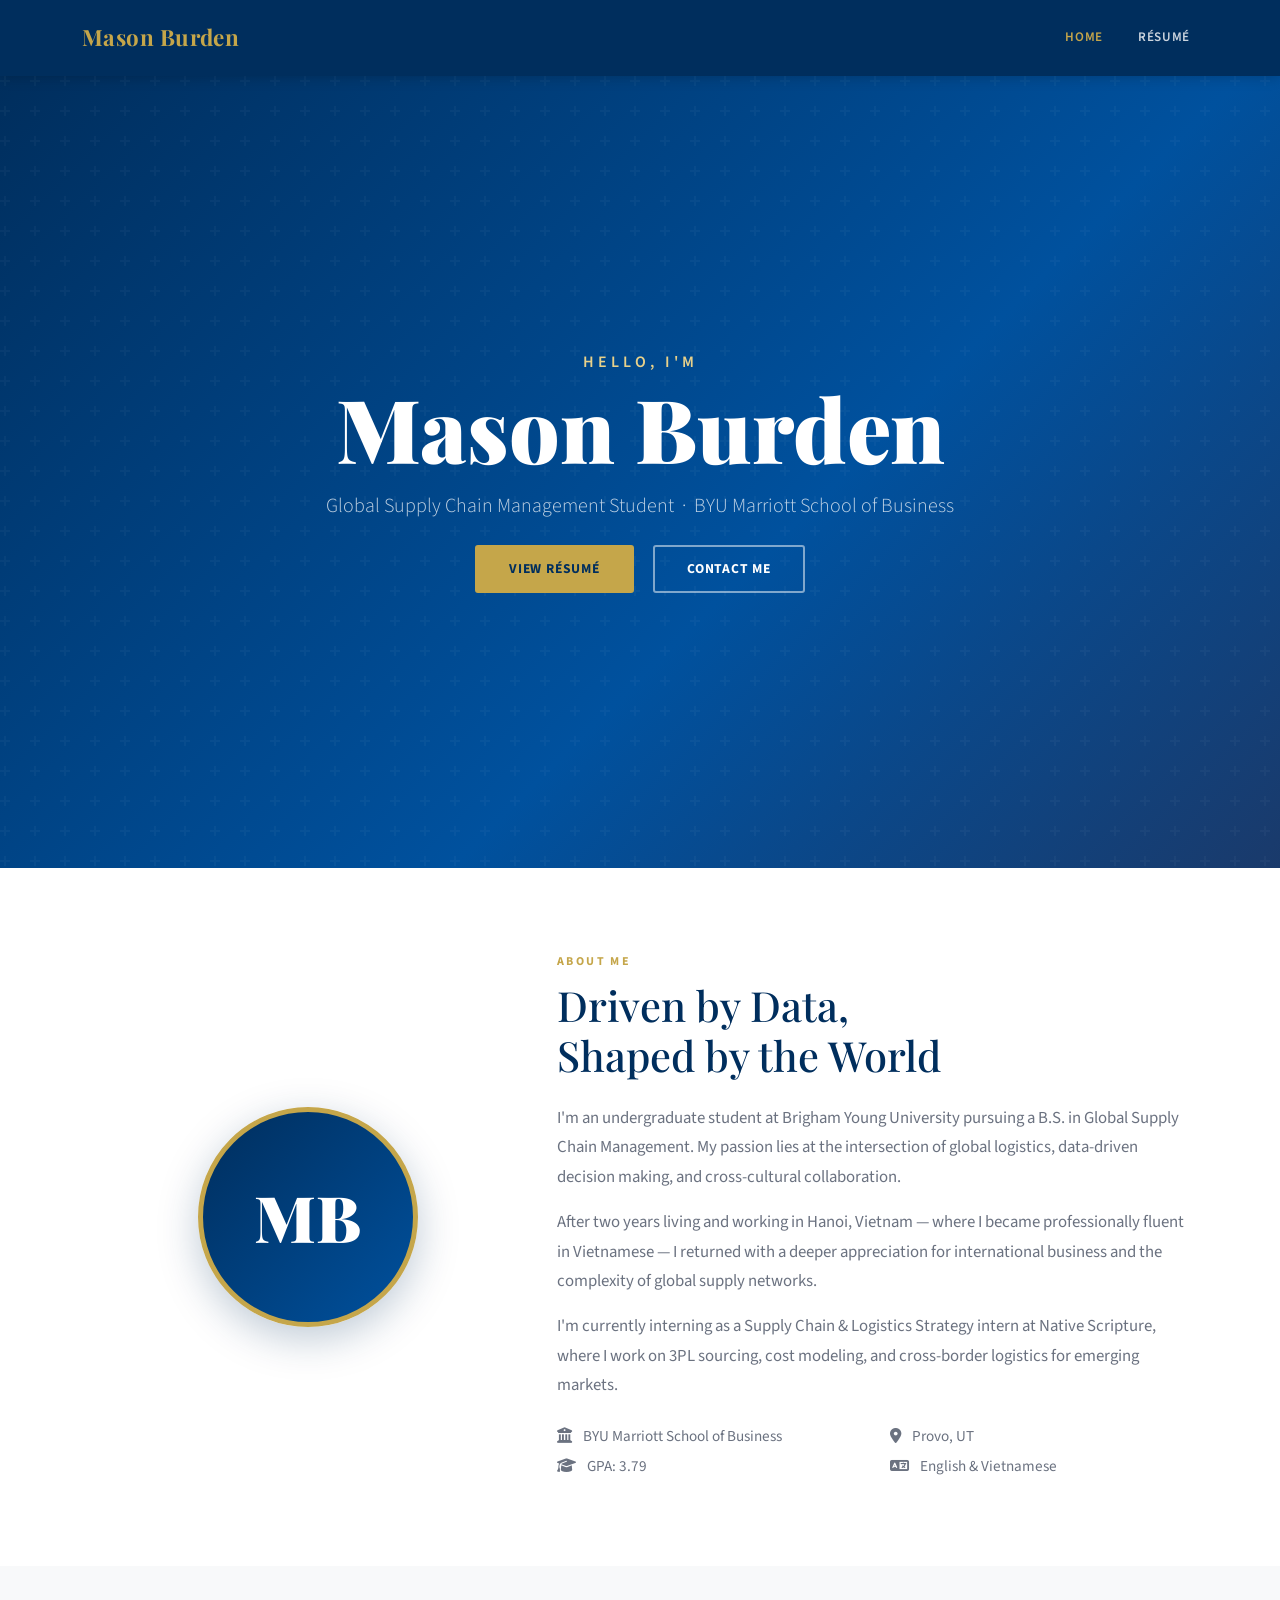
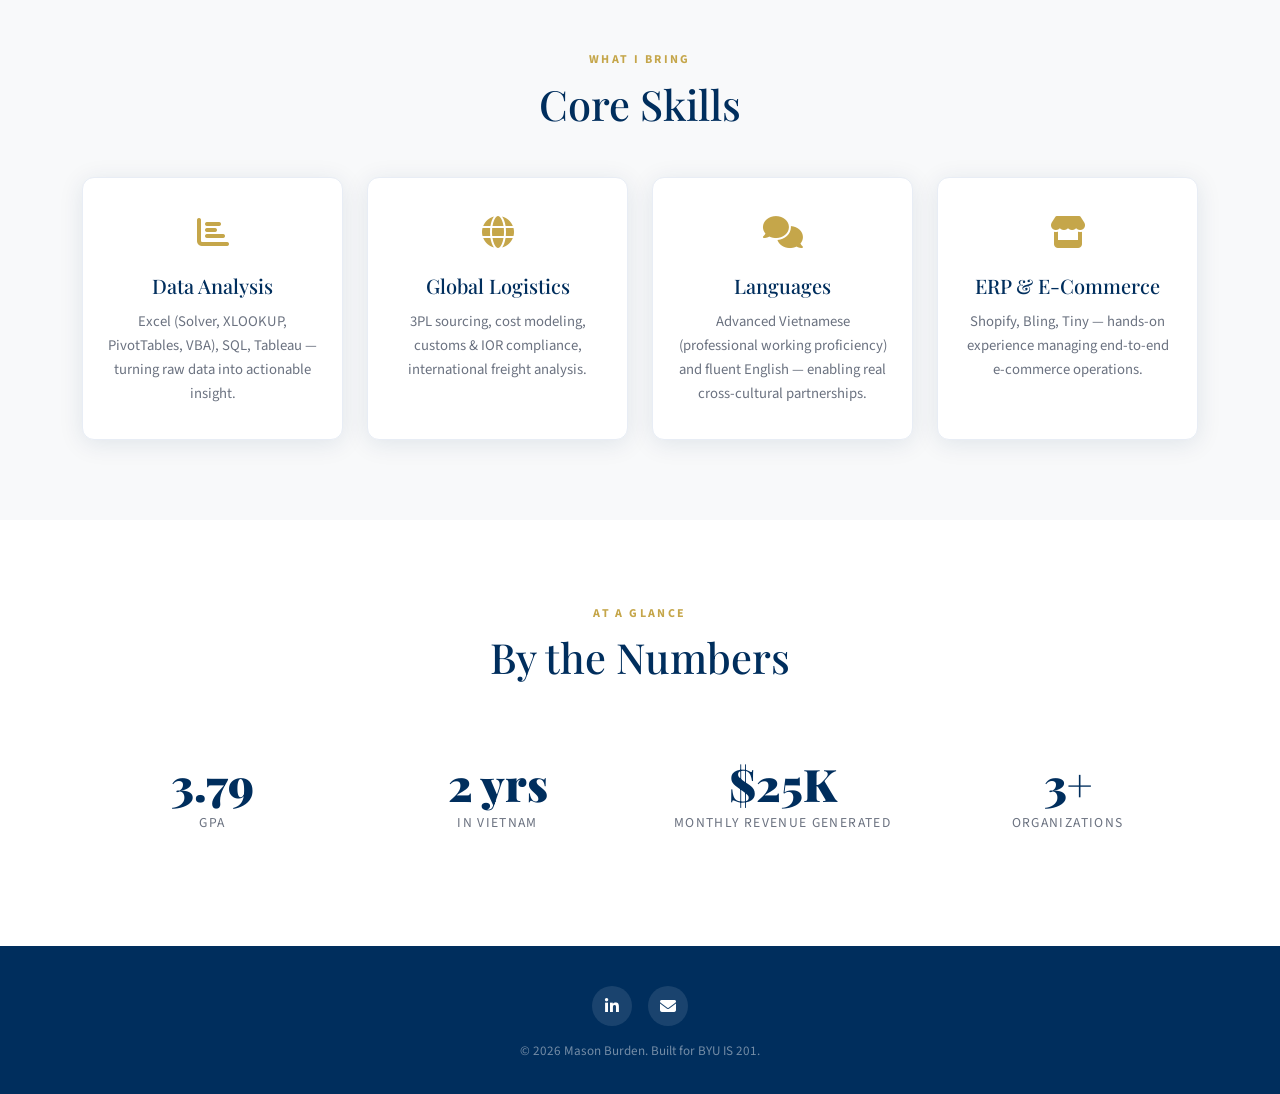
<file: index.html>
<!DOCTYPE html>
<html lang="en">
<head>
  <meta charset="UTF-8" />
  <meta name="viewport" content="width=device-width, initial-scale=1.0"/>
  <title>Mason Burden | Supply Chain Professional</title>
  <link rel="stylesheet" href="https://cdn.jsdelivr.net/npm/bootstrap@5.3.2/dist/css/bootstrap.min.css"/>
  <link rel="stylesheet" href="https://cdnjs.cloudflare.com/ajax/libs/font-awesome/6.5.0/css/all.min.css"/>
  <link href="https://fonts.googleapis.com/css2?family=Playfair+Display:wght@700;900&family=Source+Sans+3:wght@300;400;600&display=swap" rel="stylesheet"/>
  <link rel="stylesheet" href="custom.css"/>
</head>
<body>

  <!-- Navbar -->
  <nav class="navbar navbar-expand-lg navbar-dark sticky-top" id="mainNav">
    <div class="container">
      <a class="navbar-brand fw-bold" href="index.html">Mason Burden</a>
      <button class="navbar-toggler" type="button" data-bs-toggle="collapse" data-bs-target="#navbarNav">
        <span class="navbar-toggler-icon"></span>
      </button>
      <div class="collapse navbar-collapse" id="navbarNav">
        <ul class="navbar-nav ms-auto">
          <li class="nav-item"><a class="nav-link active" href="index.html">Home</a></li>
          <li class="nav-item"><a class="nav-link" href="resume.html">Résumé</a></li>
        </ul>
      </div>
    </div>
  </nav>

  <!-- Hero -->
  <header class="hero-section d-flex align-items-center">
    <div class="container text-center text-white">
      <p class="hero-eyebrow">Hello, I'm</p>
      <h1 class="hero-name">Mason Burden</h1>
      <p class="hero-subtitle">Global Supply Chain Management Student &nbsp;·&nbsp; BYU Marriott School of Business</p>
      <div class="mt-4" style="position:relative; z-index:10;">
        <a href="resume.html" class="btn btn-hero me-3" style="display:inline-block; cursor:pointer;">View Résumé</a>
        <a href="mailto:maseburd@gmail.com" class="btn btn-hero-outline" style="display:inline-block; cursor:pointer;">Contact Me</a>
      </div>
    </div>
  </header>

  <!-- About -->
  <section class="section-pad bg-white">
    <div class="container">
      <div class="row align-items-center gy-5">
        <div class="col-lg-5 text-center">
          <div class="about-avatar mx-auto">
            <span class="avatar-initials">MB</span>
          </div>
        </div>
        <div class="col-lg-7">
          <span class="section-label">About Me</span>
          <h2 class="section-heading">Driven by Data,<br>Shaped by the World</h2>
          <p class="section-body">I'm an undergraduate student at Brigham Young University pursuing a B.S. in Global Supply Chain Management. My passion lies at the intersection of global logistics, data-driven decision making, and cross-cultural collaboration.</p>
          <p class="section-body">After two years living and working in Hanoi, Vietnam — where I became professionally fluent in Vietnamese — I returned with a deeper appreciation for international business and the complexity of global supply networks.</p>
          <p class="section-body">I'm currently interning as a Supply Chain & Logistics Strategy intern at Native Scripture, where I work on 3PL sourcing, cost modeling, and cross-border logistics for emerging markets.</p>
          <div class="row mt-4">
            <div class="col-sm-6">
              <div class="info-item"><i class="fas fa-university me-2"></i> BYU Marriott School of Business</div>
              <div class="info-item"><i class="fas fa-graduation-cap me-2"></i> GPA: 3.79</div>
            </div>
            <div class="col-sm-6">
              <div class="info-item"><i class="fas fa-map-marker-alt me-2"></i> Provo, UT</div>
              <div class="info-item"><i class="fas fa-language me-2"></i> English & Vietnamese</div>
            </div>
          </div>
        </div>
      </div>
    </div>
  </section>

  <!-- Skills -->
  <section class="section-pad bg-light">
    <div class="container">
      <div class="text-center mb-5">
        <span class="section-label">What I Bring</span>
        <h2 class="section-heading">Core Skills</h2>
      </div>
      <div class="row g-4">
        <div class="col-md-6 col-lg-3">
          <div class="skill-card text-center h-100">
            <div class="skill-icon"><i class="fas fa-chart-bar"></i></div>
            <h5>Data Analysis</h5>
            <p>Excel (Solver, XLOOKUP, PivotTables, VBA), SQL, Tableau — turning raw data into actionable insight.</p>
          </div>
        </div>
        <div class="col-md-6 col-lg-3">
          <div class="skill-card text-center h-100">
            <div class="skill-icon"><i class="fas fa-globe"></i></div>
            <h5>Global Logistics</h5>
            <p>3PL sourcing, cost modeling, customs & IOR compliance, international freight analysis.</p>
          </div>
        </div>
        <div class="col-md-6 col-lg-3">
          <div class="skill-card text-center h-100">
            <div class="skill-icon"><i class="fas fa-comments"></i></div>
            <h5>Languages</h5>
            <p>Advanced Vietnamese (professional working proficiency) and fluent English — enabling real cross-cultural partnerships.</p>
          </div>
        </div>
        <div class="col-md-6 col-lg-3">
          <div class="skill-card text-center h-100">
            <div class="skill-icon"><i class="fas fa-store"></i></div>
            <h5>ERP & E-Commerce</h5>
            <p>Shopify, Bling, Tiny — hands-on experience managing end-to-end e-commerce operations.</p>
          </div>
        </div>
      </div>
    </div>
  </section>

  <!-- Highlights -->
  <section class="section-pad bg-white">
    <div class="container">
      <div class="text-center mb-5">
        <span class="section-label">At a Glance</span>
        <h2 class="section-heading">By the Numbers</h2>
      </div>
      <div class="row g-4 text-center">
        <div class="col-6 col-md-3">
          <div class="stat-block">
            <div class="stat-number">3.79</div>
            <div class="stat-label">GPA</div>
          </div>
        </div>
        <div class="col-6 col-md-3">
          <div class="stat-block">
            <div class="stat-number">2 yrs</div>
            <div class="stat-label">in Vietnam</div>
          </div>
        </div>
        <div class="col-6 col-md-3">
          <div class="stat-block">
            <div class="stat-number">$25K</div>
            <div class="stat-label">Monthly Revenue Generated</div>
          </div>
        </div>
        <div class="col-6 col-md-3">
          <div class="stat-block">
            <div class="stat-number">3+</div>
            <div class="stat-label">Organizations</div>
          </div>
        </div>
      </div>
    </div>
  </section>

  <!-- Footer -->
  <footer class="site-footer text-center text-white">
    <div class="container">
      <div class="mb-3">
        <a href="https://linkedin.com/in/masonburden" target="_blank" class="footer-icon" aria-label="LinkedIn"><i class="fab fa-linkedin-in"></i></a>
        <a href="mailto:maseburd@gmail.com" class="footer-icon" aria-label="Email"><i class="fas fa-envelope"></i></a>
      </div>
      <p class="mb-0 footer-copy">&copy; 2026 Mason Burden. Built for BYU IS 201.</p>
    </div>
  </footer>

  <script src="https://cdn.jsdelivr.net/npm/bootstrap@5.3.2/dist/js/bootstrap.bundle.min.js"></script>
</body>
</html>
</file>
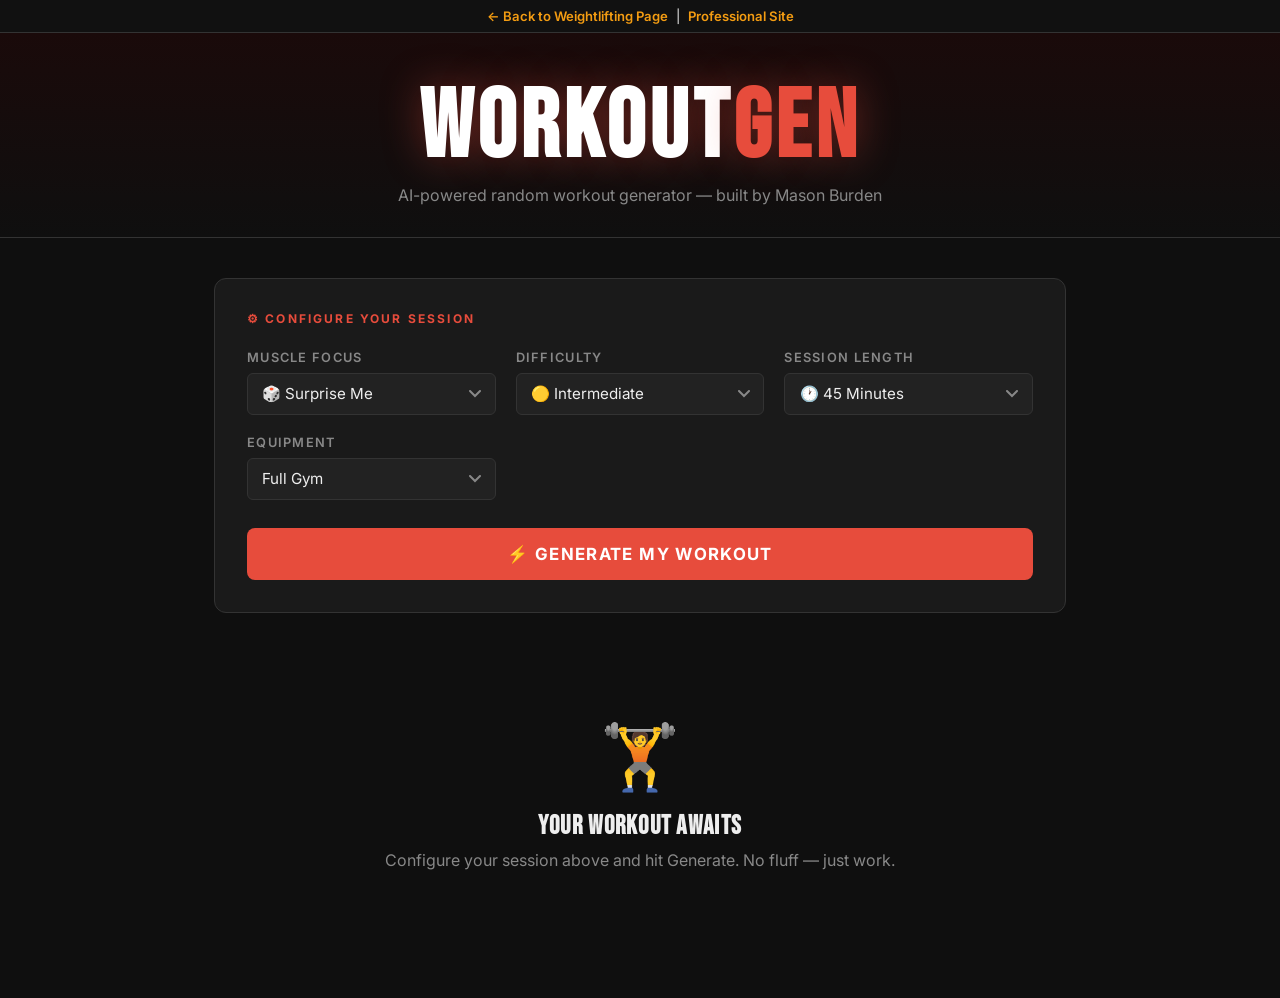
<file: app.html>
<!DOCTYPE html>
<html lang="en">
<head>
  <meta charset="UTF-8"/>
  <meta name="viewport" content="width=device-width, initial-scale=1.0"/>
  <title>Workout Generator | Mason Burden</title>
  <link href="https://fonts.googleapis.com/css2?family=Bebas+Neue&family=Inter:wght@400;600;700&display=swap" rel="stylesheet"/>
  <style>
    /* ===== RESET & BASE ===== */
    *, *::before, *::after { box-sizing: border-box; margin: 0; padding: 0; }

    :root {
      --bg:       #0f0f0f;
      --surface:  #1a1a1a;
      --card:     #222222;
      --border:   #333;
      --rust:     #e74c3c;
      --amber:    #f39c12;
      --green:    #2ecc71;
      --white:    #ffffff;
      --muted:    #888;
      --text:     #eeeeee;
    }

    body {
      background: var(--bg);
      color: var(--text);
      font-family: 'Inter', sans-serif;
      min-height: 100vh;
    }

    /* ===== BACK BAR ===== */
    .back-bar {
      background: #111;
      padding: 0.5rem 1.5rem;
      font-size: 0.82rem;
      text-align: center;
      border-bottom: 1px solid var(--border);
    }
    .back-bar a {
      color: var(--amber);
      text-decoration: none;
      font-weight: 600;
    }
    .back-bar a:hover { text-decoration: underline; }

    /* ===== HEADER ===== */
    header {
      text-align: center;
      padding: 3rem 1.5rem 2rem;
      border-bottom: 1px solid var(--border);
      background: linear-gradient(180deg, #1a0a0a 0%, var(--bg) 100%);
    }

    header h1 {
      font-family: 'Bebas Neue', sans-serif;
      font-size: clamp(3rem, 10vw, 6rem);
      color: var(--white);
      letter-spacing: 0.05em;
      line-height: 1;
      text-shadow: 0 0 40px rgba(231,76,60,0.4);
    }

    header h1 span { color: var(--rust); }

    header p {
      color: var(--muted);
      font-size: 1rem;
      margin-top: 0.5rem;
    }

    /* ===== MAIN LAYOUT ===== */
    main {
      max-width: 900px;
      margin: 0 auto;
      padding: 2.5rem 1.5rem 4rem;
    }

    /* ===== CONTROL PANEL ===== */
    .controls {
      background: var(--surface);
      border: 1px solid var(--border);
      border-radius: 12px;
      padding: 2rem;
      margin-bottom: 2.5rem;
    }

    .controls h2 {
      font-size: 0.75rem;
      font-weight: 700;
      letter-spacing: 0.18em;
      text-transform: uppercase;
      color: var(--rust);
      margin-bottom: 1.5rem;
    }

    .control-grid {
      display: grid;
      grid-template-columns: repeat(auto-fit, minmax(200px, 1fr));
      gap: 1.25rem;
      margin-bottom: 1.75rem;
    }

    .control-group label {
      display: block;
      font-size: 0.8rem;
      font-weight: 600;
      color: var(--muted);
      letter-spacing: 0.1em;
      text-transform: uppercase;
      margin-bottom: 0.5rem;
    }

    .control-group select {
      width: 100%;
      background: var(--card);
      color: var(--text);
      border: 1px solid var(--border);
      border-radius: 6px;
      padding: 0.65rem 0.9rem;
      font-size: 0.95rem;
      font-family: 'Inter', sans-serif;
      cursor: pointer;
      appearance: none;
      background-image: url("data:image/svg+xml,%3Csvg xmlns='http://www.w3.org/2000/svg' width='12' height='8' viewBox='0 0 12 8'%3E%3Cpath d='M1 1l5 5 5-5' stroke='%23888' stroke-width='2' fill='none' stroke-linecap='round'/%3E%3C/svg%3E");
      background-repeat: no-repeat;
      background-position: right 0.85rem center;
    }

    .control-group select:focus {
      outline: none;
      border-color: var(--rust);
    }

    .generate-btn {
      display: block;
      width: 100%;
      background: var(--rust);
      color: var(--white);
      border: none;
      border-radius: 8px;
      padding: 1rem;
      font-size: 1.05rem;
      font-weight: 700;
      font-family: 'Inter', sans-serif;
      letter-spacing: 0.08em;
      text-transform: uppercase;
      cursor: pointer;
      transition: background 0.2s, transform 0.15s, box-shadow 0.2s;
    }

    .generate-btn:hover {
      background: #c0392b;
      transform: translateY(-2px);
      box-shadow: 0 6px 24px rgba(231,76,60,0.4);
    }

    .generate-btn:active { transform: translateY(0); }

    /* ===== WORKOUT OUTPUT ===== */
    #workout-output { display: none; }

    .workout-header {
      display: flex;
      align-items: center;
      justify-content: space-between;
      flex-wrap: wrap;
      gap: 1rem;
      margin-bottom: 1.5rem;
    }

    .workout-title {
      font-family: 'Bebas Neue', sans-serif;
      font-size: 2rem;
      color: var(--white);
      letter-spacing: 0.05em;
    }

    .workout-meta {
      display: flex;
      gap: 0.75rem;
      flex-wrap: wrap;
    }

    .meta-badge {
      background: var(--card);
      border: 1px solid var(--border);
      border-radius: 20px;
      padding: 0.3rem 0.9rem;
      font-size: 0.78rem;
      font-weight: 600;
      letter-spacing: 0.06em;
      text-transform: uppercase;
    }

    .meta-badge.focus { border-color: var(--rust); color: var(--rust); }
    .meta-badge.duration { border-color: var(--amber); color: var(--amber); }
    .meta-badge.difficulty { border-color: var(--green); color: var(--green); }

    /* ===== WARMUP & COOLDOWN ===== */
    .phase-block {
      background: var(--surface);
      border: 1px solid var(--border);
      border-radius: 10px;
      padding: 1.25rem 1.5rem;
      margin-bottom: 1.5rem;
    }

    .phase-label {
      font-size: 0.72rem;
      font-weight: 700;
      letter-spacing: 0.18em;
      text-transform: uppercase;
      color: var(--amber);
      margin-bottom: 0.75rem;
    }

    .phase-list {
      list-style: none;
      display: flex;
      flex-wrap: wrap;
      gap: 0.5rem;
    }

    .phase-list li {
      background: var(--card);
      border-radius: 6px;
      padding: 0.35rem 0.85rem;
      font-size: 0.88rem;
      color: var(--text);
    }

    /* ===== EXERCISE CARDS ===== */
    .exercises-label {
      font-size: 0.72rem;
      font-weight: 700;
      letter-spacing: 0.18em;
      text-transform: uppercase;
      color: var(--rust);
      margin-bottom: 1rem;
    }

    .exercise-grid {
      display: grid;
      grid-template-columns: repeat(auto-fill, minmax(260px, 1fr));
      gap: 1rem;
      margin-bottom: 1.5rem;
    }

    .exercise-card {
      background: var(--card);
      border: 1px solid var(--border);
      border-radius: 10px;
      padding: 1.25rem;
      transition: border-color 0.2s, transform 0.2s;
      position: relative;
      overflow: hidden;
    }

    .exercise-card::before {
      content: '';
      position: absolute;
      top: 0; left: 0; right: 0;
      height: 3px;
      background: var(--rust);
    }

    .exercise-card:hover {
      border-color: var(--rust);
      transform: translateY(-3px);
    }

    .exercise-number {
      font-size: 0.7rem;
      font-weight: 700;
      color: var(--muted);
      letter-spacing: 0.12em;
      text-transform: uppercase;
      margin-bottom: 0.4rem;
    }

    .exercise-name {
      font-size: 1.05rem;
      font-weight: 700;
      color: var(--white);
      margin-bottom: 0.75rem;
    }

    .exercise-detail {
      display: flex;
      gap: 0.75rem;
      flex-wrap: wrap;
    }

    .detail-pill {
      background: var(--surface);
      border-radius: 6px;
      padding: 0.3rem 0.7rem;
      font-size: 0.8rem;
      font-weight: 600;
    }

    .detail-pill.sets { color: var(--amber); }
    .detail-pill.reps { color: var(--green); }
    .detail-pill.rest { color: #74b9ff; }

    .exercise-tip {
      font-size: 0.8rem;
      color: var(--muted);
      margin-top: 0.75rem;
      line-height: 1.5;
      font-style: italic;
    }

    /* ===== TOTAL VOLUME ===== */
    .volume-bar {
      background: var(--surface);
      border: 1px solid var(--border);
      border-radius: 10px;
      padding: 1.25rem 1.5rem;
      display: flex;
      align-items: center;
      justify-content: space-between;
      flex-wrap: wrap;
      gap: 1rem;
    }

    .volume-stat {
      text-align: center;
    }

    .volume-number {
      font-family: 'Bebas Neue', sans-serif;
      font-size: 2.2rem;
      color: var(--white);
      line-height: 1;
    }

    .volume-label {
      font-size: 0.72rem;
      color: var(--muted);
      text-transform: uppercase;
      letter-spacing: 0.1em;
      margin-top: 0.2rem;
    }

    /* ===== SAVE / SHARE BTNS ===== */
    .action-row {
      display: flex;
      gap: 1rem;
      margin-top: 1.5rem;
      flex-wrap: wrap;
    }

    .action-btn {
      flex: 1;
      min-width: 140px;
      padding: 0.75rem 1rem;
      border-radius: 8px;
      font-size: 0.88rem;
      font-weight: 700;
      letter-spacing: 0.06em;
      text-transform: uppercase;
      cursor: pointer;
      border: none;
      font-family: 'Inter', sans-serif;
      transition: opacity 0.2s, transform 0.15s;
    }

    .action-btn:hover { opacity: 0.88; transform: translateY(-2px); }

    .btn-copy { background: var(--amber); color: var(--bg); }
    .btn-new  { background: var(--surface); color: var(--text); border: 1px solid var(--border); }

    /* ===== LOADING ===== */
    .loading {
      text-align: center;
      padding: 2rem;
      color: var(--muted);
      display: none;
    }

    .loading-spinner {
      width: 36px; height: 36px;
      border: 3px solid var(--border);
      border-top-color: var(--rust);
      border-radius: 50%;
      animation: spin 0.8s linear infinite;
      margin: 0 auto 1rem;
    }

    @keyframes spin { to { transform: rotate(360deg); } }

    /* ===== EMPTY STATE ===== */
    .empty-state {
      text-align: center;
      padding: 4rem 1.5rem;
      color: var(--muted);
    }

    .empty-state .big-icon {
      font-size: 4rem;
      margin-bottom: 1rem;
    }

    .empty-state h3 {
      font-family: 'Bebas Neue', sans-serif;
      font-size: 1.6rem;
      color: var(--text);
      letter-spacing: 0.05em;
      margin-bottom: 0.5rem;
    }
  </style>
</head>
<body>

  <div class="back-bar">
    <a href="scratch.html">← Back to Weightlifting Page</a>
    &nbsp;|&nbsp;
    <a href="index.html">Professional Site</a>
  </div>

  <header>
    <h1>WORKOUT<span>GEN</span></h1>
    <p>AI-powered random workout generator — built by Mason Burden</p>
  </header>

  <main>

    <!-- Controls -->
    <div class="controls">
      <h2>⚙ Configure Your Session</h2>
      <div class="control-grid">
        <div class="control-group">
          <label>Muscle Focus</label>
          <select id="focus">
            <option value="random">🎲 Surprise Me</option>
            <option value="chest">Chest</option>
            <option value="back">Back</option>
            <option value="legs">Legs</option>
            <option value="shoulders">Shoulders</option>
            <option value="arms">Arms (Bis & Tris)</option>
            <option value="full body">Full Body</option>
            <option value="push">Push (Chest / Shoulders / Tris)</option>
            <option value="pull">Pull (Back / Biceps)</option>
            <option value="core">Core & Abs</option>
          </select>
        </div>
        <div class="control-group">
          <label>Difficulty</label>
          <select id="difficulty">
            <option value="beginner">🟢 Beginner</option>
            <option value="intermediate" selected>🟡 Intermediate</option>
            <option value="advanced">🔴 Advanced</option>
          </select>
        </div>
        <div class="control-group">
          <label>Session Length</label>
          <select id="duration">
            <option value="30">⚡ 30 Minutes</option>
            <option value="45" selected>🕐 45 Minutes</option>
            <option value="60">💪 60 Minutes</option>
            <option value="75">🏋️ 75 Minutes</option>
          </select>
        </div>
        <div class="control-group">
          <label>Equipment</label>
          <select id="equipment">
            <option value="full gym" selected>Full Gym</option>
            <option value="dumbbells only">Dumbbells Only</option>
            <option value="barbell only">Barbell Only</option>
            <option value="bodyweight">Bodyweight</option>
            <option value="cables and machines">Cables & Machines</option>
          </select>
        </div>
      </div>
      <button class="generate-btn" onclick="generateWorkout()">⚡ Generate My Workout</button>
    </div>

    <!-- Loading -->
    <div class="loading" id="loading">
      <div class="loading-spinner"></div>
      <p>Building your workout...</p>
    </div>

    <!-- Empty State -->
    <div class="empty-state" id="empty-state">
      <div class="big-icon">🏋️</div>
      <h3>Your Workout Awaits</h3>
      <p>Configure your session above and hit Generate. No fluff — just work.</p>
    </div>

    <!-- Output -->
    <div id="workout-output">
      <div class="workout-header">
        <div class="workout-title" id="workout-title">Upper Body Blitz</div>
        <div class="workout-meta">
          <span class="meta-badge focus" id="badge-focus">Chest</span>
          <span class="meta-badge duration" id="badge-duration">45 min</span>
          <span class="meta-badge difficulty" id="badge-difficulty">Intermediate</span>
        </div>
      </div>

      <!-- Warmup -->
      <div class="phase-block">
        <div class="phase-label">🔥 Warm-Up (5 min)</div>
        <ul class="phase-list" id="warmup-list"></ul>
      </div>

      <!-- Exercises -->
      <div class="exercises-label">💪 Main Workout</div>
      <div class="exercise-grid" id="exercise-grid"></div>

      <!-- Cooldown -->
      <div class="phase-block">
        <div class="phase-label">❄️ Cool-Down (5 min)</div>
        <ul class="phase-list" id="cooldown-list"></ul>
      </div>

      <!-- Volume Stats -->
      <div class="volume-bar">
        <div class="volume-stat">
          <div class="volume-number" id="stat-exercises">—</div>
          <div class="volume-label">Exercises</div>
        </div>
        <div class="volume-stat">
          <div class="volume-number" id="stat-sets">—</div>
          <div class="volume-label">Total Sets</div>
        </div>
        <div class="volume-stat">
          <div class="volume-number" id="stat-reps">—</div>
          <div class="volume-label">Approx Reps</div>
        </div>
        <div class="volume-stat">
          <div class="volume-number" id="stat-time">—</div>
          <div class="volume-label">Est. Time</div>
        </div>
      </div>

      <!-- Actions -->
      <div class="action-row">
        <button class="action-btn btn-copy" onclick="copyWorkout()">📋 Copy Workout</button>
        <button class="action-btn btn-new" onclick="generateWorkout()">🔄 Generate New</button>
      </div>
    </div>

  </main>

  <script>
    // ===== EXERCISE DATABASE =====
    const DB = {
      chest: [
        { name: "Barbell Bench Press",    sets: [3,4],   reps: "5–8",   rest: "3 min",  eq: ["full gym","barbell only"], tip: "Keep shoulder blades retracted and feet flat on floor." },
        { name: "Incline Dumbbell Press", sets: [3,4],   reps: "8–12",  rest: "90 sec", eq: ["full gym","dumbbells only"], tip: "Slight incline (30°) maximizes upper pec activation." },
        { name: "Cable Flyes",            sets: [3],     reps: "12–15", rest: "60 sec", eq: ["full gym","cables and machines"], tip: "Focus on the stretch at the bottom and squeeze at the top." },
        { name: "Dips",                   sets: [3,4],   reps: "8–12",  rest: "90 sec", eq: ["full gym","bodyweight"], tip: "Lean slightly forward to emphasize chest over triceps." },
        { name: "Push-Ups",              sets: [3],     reps: "15–20", rest: "60 sec", eq: ["full gym","bodyweight","dumbbells only"], tip: "Maintain a rigid plank — no sagging hips." },
        { name: "Dumbbell Flyes",        sets: [3],     reps: "12–15", rest: "60 sec", eq: ["full gym","dumbbells only"], tip: "Slight bend in elbow throughout — never go flat." },
        { name: "Machine Chest Press",   sets: [3,4],   reps: "10–12", rest: "90 sec", eq: ["full gym","cables and machines"], tip: "Adjust seat so handles align with mid-chest." },
        { name: "Close-Grip Bench",      sets: [3],     reps: "8–10",  rest: "90 sec", eq: ["full gym","barbell only"], tip: "Elbows tucked — this taxes both chest and triceps." },
      ],
      back: [
        { name: "Barbell Deadlift",         sets: [3,4], reps: "3–5",   rest: "3 min",  eq: ["full gym","barbell only"], tip: "Brace your core hard before pulling. Bar stays over mid-foot." },
        { name: "Pull-Ups",                 sets: [3,4], reps: "6–10",  rest: "2 min",  eq: ["full gym","bodyweight"], tip: "Full dead hang at the bottom, chin above bar at top." },
        { name: "Bent-Over Barbell Row",    sets: [3,4], reps: "6–10",  rest: "2 min",  eq: ["full gym","barbell only"], tip: "Hinge at the hip, not the waist. Pull to lower chest." },
        { name: "Seated Cable Row",         sets: [3],   reps: "10–12", rest: "90 sec", eq: ["full gym","cables and machines"], tip: "Drive elbows back, squeeze shoulder blades together at end." },
        { name: "Lat Pulldown",             sets: [3],   reps: "10–12", rest: "90 sec", eq: ["full gym","cables and machines"], tip: "Lean back slightly and pull to upper chest, not behind neck." },
        { name: "Single-Arm Dumbbell Row",  sets: [3],   reps: "10–12", rest: "60 sec", eq: ["full gym","dumbbells only"], tip: "Support yourself on a bench. Elbow close to body." },
        { name: "Face Pulls",               sets: [3],   reps: "15–20", rest: "60 sec", eq: ["full gym","cables and machines"], tip: "Pull toward your face, hands finishing at ear level." },
        { name: "Inverted Rows",            sets: [3],   reps: "12–15", rest: "60 sec", eq: ["full gym","bodyweight"], tip: "Keep body straight as a board. Pull chest to bar." },
      ],
      legs: [
        { name: "Barbell Back Squat",    sets: [4,5], reps: "4–6",   rest: "3 min",  eq: ["full gym","barbell only"], tip: "Knees out, chest up, break parallel." },
        { name: "Romanian Deadlift",     sets: [3],   reps: "8–10",  rest: "2 min",  eq: ["full gym","barbell only","dumbbells only"], tip: "Push hips back, feel the hamstring stretch. Don't round the back." },
        { name: "Leg Press",             sets: [3,4], reps: "10–15", rest: "90 sec", eq: ["full gym","cables and machines"], tip: "Never lock knees fully. Feet shoulder-width apart." },
        { name: "Bulgarian Split Squat", sets: [3],   reps: "10–12", rest: "90 sec", eq: ["full gym","dumbbells only","bodyweight"], tip: "Most of the weight on front foot. Keep torso upright." },
        { name: "Leg Curl",             sets: [3],   reps: "12–15", rest: "60 sec", eq: ["full gym","cables and machines"], tip: "Curl through full range of motion. Don't cheat with hips." },
        { name: "Calf Raises",          sets: [4],   reps: "15–20", rest: "60 sec", eq: ["full gym","bodyweight","dumbbells only"], tip: "Full stretch at bottom, full contraction at top. Slow and controlled." },
        { name: "Walking Lunges",       sets: [3],   reps: "12–14", rest: "90 sec", eq: ["full gym","dumbbells only","bodyweight"], tip: "Step far enough that your knee doesn't track past your toes." },
        { name: "Goblet Squat",         sets: [3],   reps: "12–15", rest: "60 sec", eq: ["full gym","dumbbells only"], tip: "Hold dumbbell to chest. Great for quad activation and depth." },
      ],
      shoulders: [
        { name: "Overhead Press (Barbell)", sets: [3,4], reps: "5–8",   rest: "2 min",  eq: ["full gym","barbell only"], tip: "Press the bar in a slight arc forward. Don't flare elbows." },
        { name: "Dumbbell Lateral Raises",  sets: [4],   reps: "12–15", rest: "60 sec", eq: ["full gym","dumbbells only"], tip: "Slight forward tilt, lead with the pinky side of the dumbbell." },
        { name: "Arnold Press",             sets: [3],   reps: "10–12", rest: "90 sec", eq: ["full gym","dumbbells only"], tip: "Start with palms facing you, rotate out as you press up." },
        { name: "Face Pulls",               sets: [3],   reps: "15–20", rest: "60 sec", eq: ["full gym","cables and machines"], tip: "Great for rear delts and rotator cuff health." },
        { name: "Seated DB Shoulder Press", sets: [3],   reps: "8–12",  rest: "90 sec", eq: ["full gym","dumbbells only"], tip: "Don't lean back. Core tight throughout the press." },
        { name: "Upright Rows",             sets: [3],   reps: "10–12", rest: "60 sec", eq: ["full gym","barbell only","dumbbells only"], tip: "Pull to upper chest, elbows high and wide." },
        { name: "Reverse Pec Deck",         sets: [3],   reps: "12–15", rest: "60 sec", eq: ["full gym","cables and machines"], tip: "Rear delt isolation. Don't use momentum." },
        { name: "Pike Push-Ups",            sets: [3],   reps: "10–15", rest: "60 sec", eq: ["full gym","bodyweight"], tip: "Hands closer together, hips high. Think handstand push-up lite." },
      ],
      arms: [
        { name: "Barbell Curl",           sets: [3,4], reps: "8–10",  rest: "90 sec", eq: ["full gym","barbell only"], tip: "Don't swing — strict form. Supinate at the top." },
        { name: "Skull Crushers",         sets: [3],   reps: "8–12",  rest: "90 sec", eq: ["full gym","barbell only","dumbbells only"], tip: "Lower bar to forehead. Elbows stay tucked." },
        { name: "Incline Dumbbell Curl",  sets: [3],   reps: "10–12", rest: "60 sec", eq: ["full gym","dumbbells only"], tip: "The stretch at the bottom maximizes bicep activation." },
        { name: "Tricep Pushdown",        sets: [3,4], reps: "12–15", rest: "60 sec", eq: ["full gym","cables and machines"], tip: "Elbows pinned to sides. Full extension at bottom." },
        { name: "Hammer Curl",            sets: [3],   reps: "10–12", rest: "60 sec", eq: ["full gym","dumbbells only"], tip: "Neutral grip targets the brachialis and brachioradialis." },
        { name: "Overhead Tricep Extension", sets: [3], reps: "10–12", rest: "60 sec", eq: ["full gym","dumbbells only","cables and machines"], tip: "Elbows forward, full stretch at top." },
        { name: "Cable Curl",             sets: [3],   reps: "12–15", rest: "60 sec", eq: ["full gym","cables and machines"], tip: "Constant tension throughout the movement." },
        { name: "Diamond Push-Ups",       sets: [3],   reps: "12–15", rest: "60 sec", eq: ["full gym","bodyweight"], tip: "Hands close together. Elbows graze your sides." },
      ],
      core: [
        { name: "Plank",                  sets: [3],   reps: "45–60s", rest: "60 sec", eq: ["full gym","bodyweight","dumbbells only","barbell only","cables and machines"], tip: "Squeeze glutes and abs. Don't let hips sag." },
        { name: "Hanging Leg Raises",     sets: [3],   reps: "10–15", rest: "60 sec", eq: ["full gym","bodyweight"], tip: "Control the descent. No swinging." },
        { name: "Cable Crunch",           sets: [3],   reps: "15–20", rest: "60 sec", eq: ["full gym","cables and machines"], tip: "Round the spine — crunch down, don't pull with the arms." },
        { name: "Ab Wheel Rollout",       sets: [3],   reps: "8–12",  rest: "90 sec", eq: ["full gym"], tip: "One of the hardest core exercises. Go as far as you can with control." },
        { name: "Russian Twists",         sets: [3],   reps: "20 total", rest: "60 sec", eq: ["full gym","bodyweight","dumbbells only"], tip: "Lean back 45°. Touch plate to floor on each side." },
        { name: "Dead Bug",               sets: [3],   reps: "10–12", rest: "60 sec", eq: ["full gym","bodyweight"], tip: "Back flat to floor. Extend opposite arm and leg slowly." },
        { name: "Pallof Press",           sets: [3],   reps: "12–15", rest: "60 sec", eq: ["full gym","cables and machines"], tip: "Anti-rotation exercise. Resist the cable pulling you sideways." },
        { name: "Bicycle Crunches",       sets: [3],   reps: "20–30", rest: "45 sec", eq: ["full gym","bodyweight","dumbbells only","barbell only","cables and machines"], tip: "Slow and controlled — don't rush. Elbow to opposite knee." },
      ],
    };

    // Full body = random mix
    DB["full body"] = [...DB.chest.slice(0,2), ...DB.back.slice(0,2), ...DB.legs.slice(0,2), ...DB.shoulders.slice(0,1), ...DB.core.slice(0,1)];
    DB["push"] = [...DB.chest.slice(0,4), ...DB.shoulders.slice(0,3), ...DB.arms.filter(e => e.name.includes("Tri") || e.name.includes("Skull") || e.name.includes("Diamond") || e.name.includes("Pushdown"))];
    DB["pull"] = [...DB.back.slice(0,5), ...DB.arms.filter(e => e.name.includes("Curl") || e.name.includes("Hammer"))];

    const WARMUPS = {
      legs:      ["5 min treadmill jog", "Leg swings x10/side", "Hip circles x10", "Bodyweight squats x15", "Glute bridges x15"],
      chest:     ["Arm circles x20", "Band pull-aparts x15", "Light DB flyes x15", "Push-ups x15", "Shoulder rotations x10"],
      back:      ["Cat-cow x10", "Band pull-aparts x20", "Light lat pulldown x15", "Arm circles x20", "Hip hinge practice x10"],
      shoulders: ["Arm circles x20", "Band pull-aparts x20", "Light lateral raises x15", "Neck rolls x10", "Shoulder CARS x5/side"],
      arms:      ["Wrist circles x10", "Light curls x20", "Tricep stretch 30s/side", "Band pull-aparts x15", "Shoulder rotations"],
      core:      ["Dead bug x10", "Cat-cow x10", "Hip circles x10", "Bird-dog x10/side", "Light plank 30s"],
      default:   ["5 min light cardio", "Dynamic stretching x2 min", "Arm circles x20", "Bodyweight squats x15", "Hip hinges x10"],
    };

    const COOLDOWNS = [
      "Quad stretch 30s/side", "Hamstring stretch 30s/side", "Chest stretch on doorframe 30s",
      "Child's pose 60s", "Lat stretch 30s/side", "Hip flexor stretch 30s/side",
      "Shoulder cross-body stretch 30s/side", "Pigeon pose 45s/side", "Foam roll major muscles 3 min",
      "Deep breathing 1 min", "Neck rolls x10 each direction", "Cat-cow 10 reps",
    ];

    const WORKOUT_NAMES = {
      chest:       ["Chest Day Classified", "Pec Annihilation", "Upper Body Offense", "The Bench Gauntlet"],
      back:        ["Back Attack", "The Pull Session", "Wide Back Protocol", "Deadlift & Destroy"],
      legs:        ["Leg Day (No Mercy)", "The Lower Body Blitz", "Quad Killer", "Squat Till You Drop"],
      shoulders:   ["Boulder Shoulder Protocol", "Deltoid Domination", "The Press Session", "Cannonball Builder"],
      arms:        ["Arm Day Special", "Guns Out Protocol", "Bi & Tri Burnout", "The Gun Show"],
      "full body":  ["Total Body Assault", "Full Body Circuit", "The Everything Workout", "Jack of All Lifts"],
      push:        ["Push Day Program", "Press Heavy or Go Home", "The Push Protocol", "Upper Body Push"],
      pull:        ["Pull Day Protocol", "Back & Bis Blueprint", "The Pull Session", "Rows & Curls"],
      core:        ["Core Strength Circuit", "Ab Annihilation", "The Midsection Workout", "Core Conditioning"],
      default:     ["Custom Session", "Today's Workout", "Your Training Block"],
    };

    function shuffle(arr) {
      return [...arr].sort(() => Math.random() - 0.5);
    }

    function pick(arr, n) {
      return shuffle(arr).slice(0, n);
    }

    function generateWorkout() {
      let focus = document.getElementById('focus').value;
      const difficulty = document.getElementById('difficulty').value;
      const duration = parseInt(document.getElementById('duration').value);
      const equipment = document.getElementById('equipment').value;

      // Hide empty state
      document.getElementById('empty-state').style.display = 'none';
      document.getElementById('workout-output').style.display = 'none';
      document.getElementById('loading').style.display = 'block';

      setTimeout(() => {
        document.getElementById('loading').style.display = 'none';

        // Resolve random focus
        const focuses = ["chest","back","legs","shoulders","arms","full body","push","pull","core"];
        if (focus === 'random') focus = focuses[Math.floor(Math.random() * focuses.length)];

        // Get exercise pool filtered by equipment
        let pool = (DB[focus] || DB.chest).filter(ex => ex.eq.includes(equipment) || equipment === "full gym");
        if (pool.length < 3) pool = DB[focus] || DB.chest; // fallback

        // Number of exercises based on duration
        const exerciseCount = duration <= 30 ? 4 : duration <= 45 ? 5 : duration <= 60 ? 6 : 7;

        // Set/rep modifiers by difficulty
        const setBonus = difficulty === 'beginner' ? -1 : difficulty === 'advanced' ? 1 : 0;

        const chosen = pick(pool, exerciseCount).map(ex => {
          const baseSets = ex.sets[Math.floor(Math.random() * ex.sets.length)];
          return { ...ex, finalSets: Math.max(2, baseSets + setBonus) };
        });

        // Warmup
        const warmupKey = Object.keys(WARMUPS).find(k => focus.includes(k)) || 'default';
        const warmup = pick(WARMUPS[warmupKey] || WARMUPS.default, 4);

        // Cooldown
        const cooldown = pick(COOLDOWNS, 4);

        // Workout name
        const nameArr = WORKOUT_NAMES[focus] || WORKOUT_NAMES.default;
        const workoutName = nameArr[Math.floor(Math.random() * nameArr.length)];

        // Render
        document.getElementById('workout-title').textContent = workoutName;
        document.getElementById('badge-focus').textContent = focus.charAt(0).toUpperCase() + focus.slice(1);
        document.getElementById('badge-duration').textContent = duration + ' min';
        document.getElementById('badge-difficulty').textContent = difficulty.charAt(0).toUpperCase() + difficulty.slice(1);

        // Warmup
        const warmupList = document.getElementById('warmup-list');
        warmupList.innerHTML = warmup.map(w => `<li>${w}</li>`).join('');

        // Exercises
        const grid = document.getElementById('exercise-grid');
        grid.innerHTML = chosen.map((ex, i) => `
          <div class="exercise-card">
            <div class="exercise-number">Exercise ${i + 1}</div>
            <div class="exercise-name">${ex.name}</div>
            <div class="exercise-detail">
              <span class="detail-pill sets">📦 ${ex.finalSets} sets</span>
              <span class="detail-pill reps">🔁 ${ex.reps} reps</span>
              <span class="detail-pill rest">⏱ ${ex.rest}</span>
            </div>
            <div class="exercise-tip">💡 ${ex.tip}</div>
          </div>
        `).join('');

        // Cooldown
        const cooldownList = document.getElementById('cooldown-list');
        cooldownList.innerHTML = cooldown.map(c => `<li>${c}</li>`).join('');

        // Stats
        const totalSets = chosen.reduce((s, ex) => s + ex.finalSets, 0);
        const avgRepsLow = 10;
        const totalReps = totalSets * avgRepsLow;
        document.getElementById('stat-exercises').textContent = chosen.length;
        document.getElementById('stat-sets').textContent = totalSets;
        document.getElementById('stat-reps').textContent = '~' + totalReps;
        document.getElementById('stat-time').textContent = duration + 'm';

        document.getElementById('workout-output').style.display = 'block';
        document.getElementById('workout-output').scrollIntoView({ behavior: 'smooth', block: 'start' });

        // Save for copy
        window._currentWorkout = { name: workoutName, focus, difficulty, duration, chosen, warmup, cooldown };

      }, 900);
    }

    function copyWorkout() {
      const w = window._currentWorkout;
      if (!w) return;
      let text = `🏋️ ${w.name}\n`;
      text += `Focus: ${w.focus} | ${w.difficulty} | ${w.duration} min\n\n`;
      text += `WARM-UP:\n${w.warmup.map(x => '• ' + x).join('\n')}\n\n`;
      text += `EXERCISES:\n`;
      w.chosen.forEach((ex, i) => {
        text += `${i+1}. ${ex.name} — ${ex.finalSets} sets × ${ex.reps} reps (rest ${ex.rest})\n`;
      });
      text += `\nCOOL-DOWN:\n${w.cooldown.map(x => '• ' + x).join('\n')}`;
      navigator.clipboard.writeText(text).then(() => {
        const btn = document.querySelector('.btn-copy');
        btn.textContent = '✅ Copied!';
        setTimeout(() => btn.textContent = '📋 Copy Workout', 2000);
      });
    }
  </script>

</body>
</html>
</file>
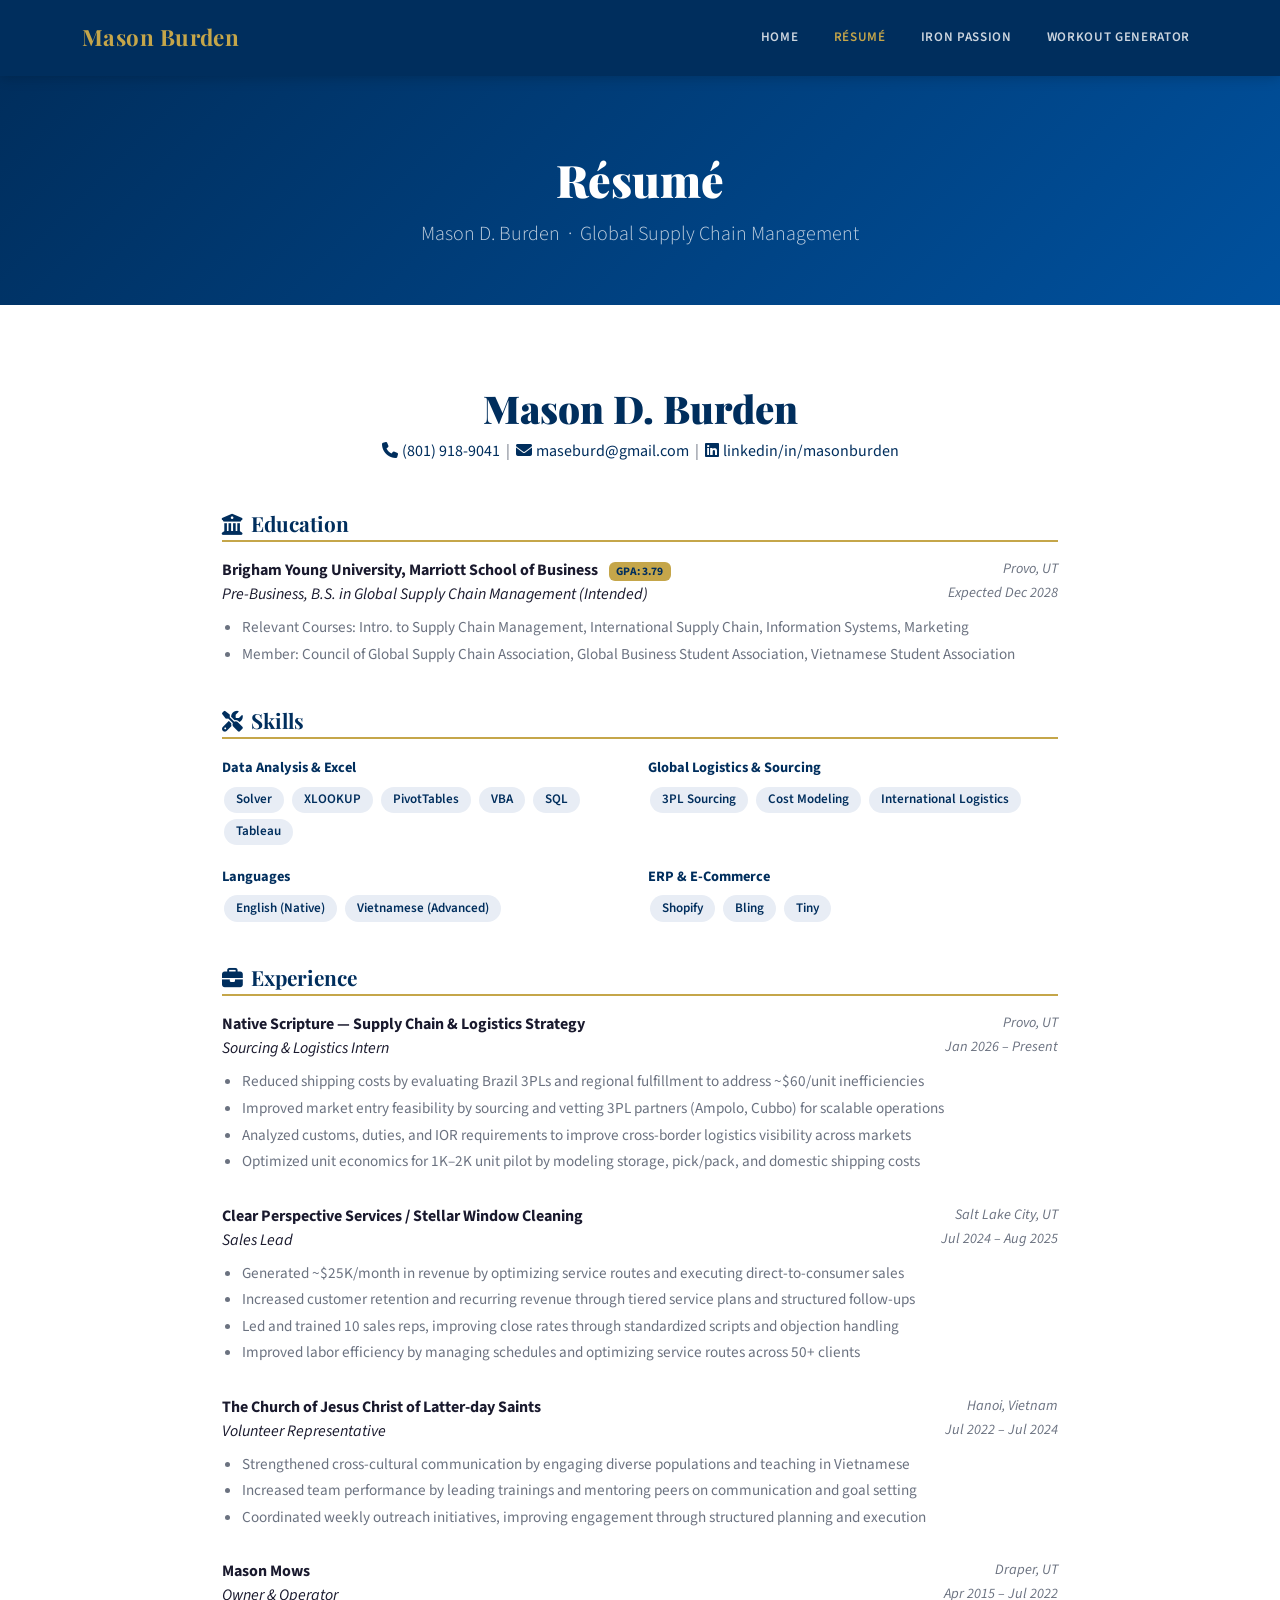
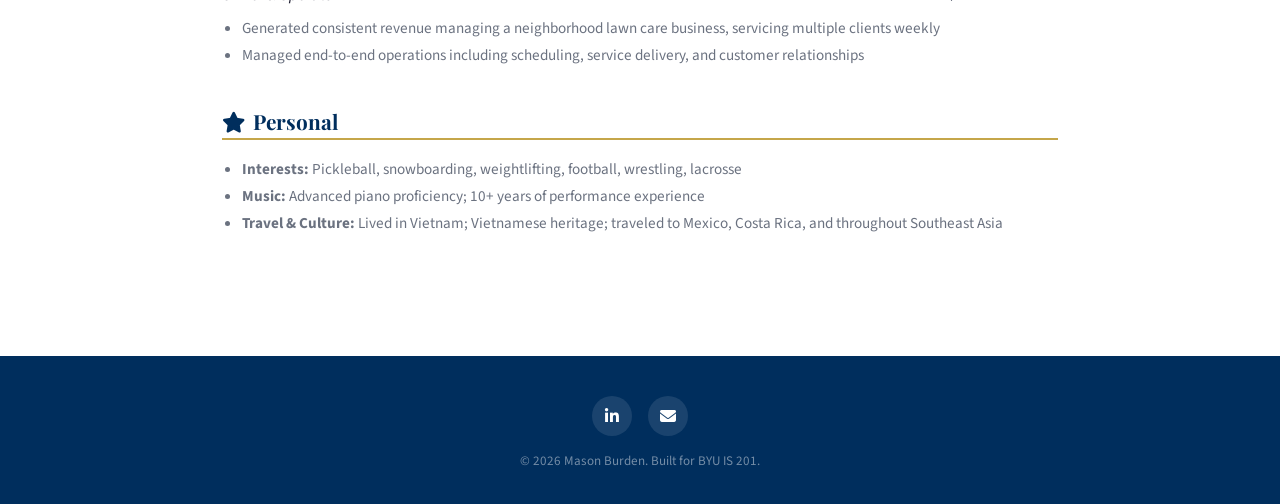
<file: resume.html>
<!DOCTYPE html>
<html lang="en">
<head>
  <meta charset="UTF-8"/>
  <meta name="viewport" content="width=device-width, initial-scale=1.0"/>
  <title>Résumé | Mason Burden</title>
  <link rel="stylesheet" href="https://cdn.jsdelivr.net/npm/bootstrap@5.3.2/dist/css/bootstrap.min.css"/>
  <link rel="stylesheet" href="https://cdnjs.cloudflare.com/ajax/libs/font-awesome/6.5.0/css/all.min.css"/>
  <link href="https://fonts.googleapis.com/css2?family=Playfair+Display:wght@700;900&family=Source+Sans+3:wght@300;400;600&display=swap" rel="stylesheet"/>
  <link rel="stylesheet" href="custom.css"/>
</head>
<body>

  <!-- Navbar -->
  <nav class="navbar navbar-expand-lg navbar-dark sticky-top" id="mainNav">
    <div class="container">
      <a class="navbar-brand fw-bold" href="index.html">Mason Burden</a>
      <button class="navbar-toggler" type="button" data-bs-toggle="collapse" data-bs-target="#navbarNav">
        <span class="navbar-toggler-icon"></span>
      </button>
      <div class="collapse navbar-collapse" id="navbarNav">
        <ul class="navbar-nav ms-auto">
          <li class="nav-item"><a class="nav-link" href="index.html">Home</a></li>
          <li class="nav-item"><a class="nav-link active" href="resume.html">Résumé</a></li>
          <li class="nav-item"><a class="nav-link" href="scratch.html">Iron Passion</a></li>
          <li class="nav-item"><a class="nav-link" href="app.html">Workout Generator</a></li>
        </ul>
      </div>
    </div>
  </nav>

  <!-- Page Header -->
  <div class="page-header text-white text-center">
    <div class="container">
      <h1 class="hero-name" style="font-size:2.8rem;">Résumé</h1>
      <p class="hero-subtitle">Mason D. Burden &nbsp;·&nbsp; Global Supply Chain Management</p>
    </div>
  </div>

  <!-- Resume Body -->
  <section class="section-pad bg-white">
    <div class="container" style="max-width:860px;">

      <!-- Contact -->
      <div class="resume-contact text-center mb-5">
        <h2 class="resume-name">Mason D. Burden</h2>
        <p class="resume-contact-info">
          <a href="tel:8019189041"><i class="fas fa-phone me-1"></i>(801) 918-9041</a>
          &nbsp;|&nbsp;
          <a href="mailto:maseburd@gmail.com"><i class="fas fa-envelope me-1"></i>maseburd@gmail.com</a>
          &nbsp;|&nbsp;
          <a href="https://linkedin.com/in/masonburden" target="_blank"><i class="fab fa-linkedin me-1"></i>linkedin/in/masonburden</a>
        </p>
      </div>

      <!-- Education -->
      <div class="resume-section">
        <h3 class="resume-section-title"><i class="fas fa-university me-2"></i>Education</h3>
        <hr class="resume-hr"/>
        <div class="resume-entry">
          <div class="d-flex justify-content-between flex-wrap">
            <div>
              <strong>Brigham Young University, Marriott School of Business</strong>
              <span class="badge resume-badge ms-2">GPA: 3.79</span>
            </div>
            <span class="resume-date">Provo, UT</span>
          </div>
          <div class="d-flex justify-content-between flex-wrap">
            <em>Pre-Business, B.S. in Global Supply Chain Management (Intended)</em>
            <span class="resume-date">Expected Dec 2028</span>
          </div>
          <ul class="resume-bullets mt-2">
            <li>Relevant Courses: Intro. to Supply Chain Management, International Supply Chain, Information Systems, Marketing</li>
            <li>Member: Council of Global Supply Chain Association, Global Business Student Association, Vietnamese Student Association</li>
          </ul>
        </div>
      </div>

      <!-- Skills -->
      <div class="resume-section">
        <h3 class="resume-section-title"><i class="fas fa-tools me-2"></i>Skills</h3>
        <hr class="resume-hr"/>
        <div class="row g-3">
          <div class="col-md-6">
            <div class="skill-pill-group">
              <strong>Data Analysis &amp; Excel</strong>
              <div class="mt-1">
                <span class="skill-pill">Solver</span>
                <span class="skill-pill">XLOOKUP</span>
                <span class="skill-pill">PivotTables</span>
                <span class="skill-pill">VBA</span>
                <span class="skill-pill">SQL</span>
                <span class="skill-pill">Tableau</span>
              </div>
            </div>
          </div>
          <div class="col-md-6">
            <div class="skill-pill-group">
              <strong>Global Logistics &amp; Sourcing</strong>
              <div class="mt-1">
                <span class="skill-pill">3PL Sourcing</span>
                <span class="skill-pill">Cost Modeling</span>
                <span class="skill-pill">International Logistics</span>
              </div>
            </div>
          </div>
          <div class="col-md-6">
            <div class="skill-pill-group">
              <strong>Languages</strong>
              <div class="mt-1">
                <span class="skill-pill">English (Native)</span>
                <span class="skill-pill">Vietnamese (Advanced)</span>
              </div>
            </div>
          </div>
          <div class="col-md-6">
            <div class="skill-pill-group">
              <strong>ERP &amp; E-Commerce</strong>
              <div class="mt-1">
                <span class="skill-pill">Shopify</span>
                <span class="skill-pill">Bling</span>
                <span class="skill-pill">Tiny</span>
              </div>
            </div>
          </div>
        </div>
      </div>

      <!-- Experience -->
      <div class="resume-section">
        <h3 class="resume-section-title"><i class="fas fa-briefcase me-2"></i>Experience</h3>
        <hr class="resume-hr"/>

        <div class="resume-entry">
          <div class="d-flex justify-content-between flex-wrap">
            <strong>Native Scripture — Supply Chain &amp; Logistics Strategy</strong>
            <span class="resume-date">Provo, UT</span>
          </div>
          <div class="d-flex justify-content-between flex-wrap">
            <em>Sourcing &amp; Logistics Intern</em>
            <span class="resume-date">Jan 2026 – Present</span>
          </div>
          <ul class="resume-bullets mt-2">
            <li>Reduced shipping costs by evaluating Brazil 3PLs and regional fulfillment to address ~$60/unit inefficiencies</li>
            <li>Improved market entry feasibility by sourcing and vetting 3PL partners (Ampolo, Cubbo) for scalable operations</li>
            <li>Analyzed customs, duties, and IOR requirements to improve cross-border logistics visibility across markets</li>
            <li>Optimized unit economics for 1K–2K unit pilot by modeling storage, pick/pack, and domestic shipping costs</li>
          </ul>
        </div>

        <div class="resume-entry">
          <div class="d-flex justify-content-between flex-wrap">
            <strong>Clear Perspective Services / Stellar Window Cleaning</strong>
            <span class="resume-date">Salt Lake City, UT</span>
          </div>
          <div class="d-flex justify-content-between flex-wrap">
            <em>Sales Lead</em>
            <span class="resume-date">Jul 2024 – Aug 2025</span>
          </div>
          <ul class="resume-bullets mt-2">
            <li>Generated ~$25K/month in revenue by optimizing service routes and executing direct-to-consumer sales</li>
            <li>Increased customer retention and recurring revenue through tiered service plans and structured follow-ups</li>
            <li>Led and trained 10 sales reps, improving close rates through standardized scripts and objection handling</li>
            <li>Improved labor efficiency by managing schedules and optimizing service routes across 50+ clients</li>
          </ul>
        </div>

        <div class="resume-entry">
          <div class="d-flex justify-content-between flex-wrap">
            <strong>The Church of Jesus Christ of Latter-day Saints</strong>
            <span class="resume-date">Hanoi, Vietnam</span>
          </div>
          <div class="d-flex justify-content-between flex-wrap">
            <em>Volunteer Representative</em>
            <span class="resume-date">Jul 2022 – Jul 2024</span>
          </div>
          <ul class="resume-bullets mt-2">
            <li>Strengthened cross-cultural communication by engaging diverse populations and teaching in Vietnamese</li>
            <li>Increased team performance by leading trainings and mentoring peers on communication and goal setting</li>
            <li>Coordinated weekly outreach initiatives, improving engagement through structured planning and execution</li>
          </ul>
        </div>

        <div class="resume-entry">
          <div class="d-flex justify-content-between flex-wrap">
            <strong>Mason Mows</strong>
            <span class="resume-date">Draper, UT</span>
          </div>
          <div class="d-flex justify-content-between flex-wrap">
            <em>Owner &amp; Operator</em>
            <span class="resume-date">Apr 2015 – Jul 2022</span>
          </div>
          <ul class="resume-bullets mt-2">
            <li>Generated consistent revenue managing a neighborhood lawn care business, servicing multiple clients weekly</li>
            <li>Managed end-to-end operations including scheduling, service delivery, and customer relationships</li>
          </ul>
        </div>
      </div>

      <!-- Personal -->
      <div class="resume-section">
        <h3 class="resume-section-title"><i class="fas fa-star me-2"></i>Personal</h3>
        <hr class="resume-hr"/>
        <ul class="resume-bullets">
          <li><strong>Interests:</strong> Pickleball, snowboarding, weightlifting, football, wrestling, lacrosse</li>
          <li><strong>Music:</strong> Advanced piano proficiency; 10+ years of performance experience</li>
          <li><strong>Travel &amp; Culture:</strong> Lived in Vietnam; Vietnamese heritage; traveled to Mexico, Costa Rica, and throughout Southeast Asia</li>
        </ul>
      </div>

    </div>
  </section>

  <!-- Footer -->
  <footer class="site-footer text-center text-white">
    <div class="container">
      <div class="mb-3">
        <a href="https://linkedin.com/in/masonburden" target="_blank" class="footer-icon" aria-label="LinkedIn"><i class="fab fa-linkedin-in"></i></a>
        <a href="mailto:maseburd@gmail.com" class="footer-icon" aria-label="Email"><i class="fas fa-envelope"></i></a>
      </div>
      <p class="mb-0 footer-copy">&copy; 2026 Mason Burden. Built for BYU IS 201.</p>
    </div>
  </footer>

  <script src="https://cdn.jsdelivr.net/npm/bootstrap@5.3.2/dist/js/bootstrap.bundle.min.js"></script>
</body>
</html>
</file>
<file: custom.css>
/* ============================================
   custom.css — Professional Bootstrap Pages
   Mason Burden Portfolio
   ============================================ */

/* Google Fonts already loaded in HTML */

/* ---------- CSS Variables ---------- */
:root {
  --navy:    #002E5D;   /* BYU Navy */
  --gold:    #C5A64A;   /* BYU Gold */
  --gold-light: #e8d18a;
  --white:   #ffffff;
  --off-white: #f8f7f4;
  --text:    #1a1a2e;
  --text-muted: #6b7280;
  --card-shadow: 0 4px 24px rgba(0,46,93,0.10);
}

/* ---------- Base ---------- */
body {
  font-family: 'Source Sans 3', sans-serif;
  color: var(--text);
  background: var(--white);
}

/* ---------- Navbar ---------- */
#mainNav {
  background-color: var(--navy);
  padding: 1rem 0;
  box-shadow: 0 2px 12px rgba(0,0,0,0.18);
}

#mainNav .navbar-brand {
  font-family: 'Playfair Display', serif;
  font-size: 1.4rem;
  color: var(--gold) !important;
  letter-spacing: 0.02em;
}

#mainNav .nav-link {
  color: rgba(255,255,255,0.80) !important;
  font-weight: 600;
  letter-spacing: 0.05em;
  text-transform: uppercase;
  font-size: 0.82rem;
  margin-left: 1.2rem;
  transition: color 0.2s;
}

#mainNav .nav-link:hover,
#mainNav .nav-link.active {
  color: var(--gold) !important;
}

/* ---------- Hero ---------- */
.hero-section {
  min-height: 88vh;
  background: linear-gradient(135deg, var(--navy) 0%, #00519e 60%, #1a3a6b 100%);
  position: relative;
  overflow: hidden;
}

.hero-section::before {
  content: '';
  position: absolute;
  inset: 0;
  background: url("data:image/svg+xml,%3Csvg width='60' height='60' viewBox='0 0 60 60' xmlns='http://www.w3.org/2000/svg'%3E%3Cg fill='none' fill-rule='evenodd'%3E%3Cg fill='%23ffffff' fill-opacity='0.03'%3E%3Cpath d='M36 34v-4h-2v4h-4v2h4v4h2v-4h4v-2h-4zm0-30V0h-2v4h-4v2h4v4h2V6h4V4h-4zM6 34v-4H4v4H0v2h4v4h2v-4h4v-2H6zM6 4V0H4v4H0v2h4v4h2V6h4V4H6z'/%3E%3C/g%3E%3C/g%3E%3C/svg%3E");
  pointer-events: none;
}

.hero-eyebrow {
  font-size: 1rem;
  letter-spacing: 0.25em;
  text-transform: uppercase;
  color: var(--gold-light);
  margin-bottom: 0.5rem;
  font-weight: 600;
}

.hero-name {
  font-family: 'Playfair Display', serif;
  font-size: clamp(2.8rem, 7vw, 5.5rem);
  font-weight: 900;
  color: var(--white);
  line-height: 1.05;
  margin-bottom: 1rem;
}

.hero-subtitle {
  font-size: clamp(1rem, 2.5vw, 1.25rem);
  color: rgba(255,255,255,0.75);
  font-weight: 300;
  margin-bottom: 0;
}

.btn-hero {
  background: var(--gold);
  color: var(--navy);
  font-weight: 700;
  padding: 0.75rem 2rem;
  border-radius: 3px;
  letter-spacing: 0.06em;
  text-transform: uppercase;
  font-size: 0.85rem;
  border: 2px solid var(--gold);
  transition: all 0.25s;
}

.btn-hero:hover {
  background: var(--gold-light);
  color: var(--navy);
  border-color: var(--gold-light);
  transform: translateY(-2px);
  box-shadow: 0 6px 20px rgba(197,166,74,0.35);
}

.btn-hero-outline {
  background: transparent;
  color: var(--white);
  font-weight: 700;
  padding: 0.75rem 2rem;
  border-radius: 3px;
  letter-spacing: 0.06em;
  text-transform: uppercase;
  font-size: 0.85rem;
  border: 2px solid rgba(255,255,255,0.5);
  transition: all 0.25s;
}

.btn-hero-outline:hover {
  border-color: var(--white);
  color: var(--white);
  background: rgba(255,255,255,0.08);
  transform: translateY(-2px);
}

/* ---------- Page Header (inner pages) ---------- */
.page-header {
  background: linear-gradient(135deg, var(--navy) 0%, #00519e 100%);
  padding: 5rem 0 3.5rem;
}

/* ---------- Sections ---------- */
.section-pad {
  padding: 5rem 0;
}

.section-label {
  display: inline-block;
  font-size: 0.75rem;
  font-weight: 700;
  letter-spacing: 0.2em;
  text-transform: uppercase;
  color: var(--gold);
  margin-bottom: 0.6rem;
}

.section-heading {
  font-family: 'Playfair Display', serif;
  font-size: clamp(1.8rem, 4vw, 2.6rem);
  color: var(--navy);
  line-height: 1.2;
  margin-bottom: 1.5rem;
}

.section-body {
  color: var(--text-muted);
  font-size: 1.05rem;
  line-height: 1.75;
  margin-bottom: 1rem;
}

/* ---------- About Avatar ---------- */
.about-avatar {
  width: 220px;
  height: 220px;
  border-radius: 50%;
  background: linear-gradient(135deg, var(--navy), #00519e);
  display: flex;
  align-items: center;
  justify-content: center;
  box-shadow: 0 12px 40px rgba(0,46,93,0.25);
  border: 5px solid var(--gold);
}

.avatar-initials {
  font-family: 'Playfair Display', serif;
  font-size: 4rem;
  font-weight: 900;
  color: var(--white);
}

.info-item {
  color: var(--text-muted);
  margin-bottom: 0.5rem;
  font-size: 0.95rem;
}

/* ---------- Skill Cards ---------- */
.skill-card {
  background: var(--white);
  border: 1px solid #e8edf5;
  border-radius: 12px;
  padding: 2rem 1.5rem;
  transition: all 0.3s ease;
  box-shadow: var(--card-shadow);
}

.skill-card:hover {
  transform: translateY(-6px);
  box-shadow: 0 12px 40px rgba(0,46,93,0.15);
  border-color: var(--gold);
}

.skill-icon {
  font-size: 2rem;
  color: var(--gold);
  margin-bottom: 1rem;
}

.skill-card h5 {
  font-family: 'Playfair Display', serif;
  color: var(--navy);
  margin-bottom: 0.75rem;
}

.skill-card p {
  color: var(--text-muted);
  font-size: 0.92rem;
  line-height: 1.65;
  margin: 0;
}

/* ---------- Stats ---------- */
.stat-block {
  padding: 2rem 1rem;
}

.stat-number {
  font-family: 'Playfair Display', serif;
  font-size: 2.8rem;
  font-weight: 900;
  color: var(--navy);
  line-height: 1;
}

.stat-label {
  font-size: 0.85rem;
  color: var(--text-muted);
  text-transform: uppercase;
  letter-spacing: 0.1em;
  margin-top: 0.4rem;
}

/* ---------- Resume Styles ---------- */
.resume-name {
  font-family: 'Playfair Display', serif;
  font-size: 2.4rem;
  color: var(--navy);
  font-weight: 900;
}

.resume-contact-info {
  color: var(--text-muted);
}

.resume-contact-info a {
  color: var(--navy);
  text-decoration: none;
  transition: color 0.2s;
}

.resume-contact-info a:hover {
  color: var(--gold);
}

.resume-section {
  margin-bottom: 2.5rem;
}

.resume-section-title {
  font-family: 'Playfair Display', serif;
  font-size: 1.3rem;
  color: var(--navy);
  font-weight: 700;
  margin-bottom: 0.3rem;
}

.resume-hr {
  border-top: 2px solid var(--gold);
  opacity: 1;
  margin: 0.3rem 0 1rem;
}

.resume-entry {
  margin-bottom: 1.8rem;
}

.resume-date {
  color: var(--text-muted);
  font-size: 0.9rem;
  font-style: italic;
}

.resume-bullets {
  padding-left: 1.25rem;
  color: var(--text-muted);
  font-size: 0.95rem;
  line-height: 1.75;
}

.resume-badge {
  background: var(--gold);
  color: var(--navy);
  font-size: 0.72rem;
  font-weight: 700;
  vertical-align: middle;
}

.skill-pill {
  display: inline-block;
  background: #e8edf5;
  color: var(--navy);
  border-radius: 20px;
  padding: 0.2rem 0.75rem;
  font-size: 0.82rem;
  font-weight: 600;
  margin: 0.2rem 0.15rem;
}

.skill-pill-group strong {
  color: var(--navy);
  font-size: 0.9rem;
}

/* ---------- Footer ---------- */
.site-footer {
  background: var(--navy);
  padding: 2.5rem 0 2rem;
}

.footer-icon {
  display: inline-flex;
  align-items: center;
  justify-content: center;
  width: 40px;
  height: 40px;
  border-radius: 50%;
  background: rgba(255,255,255,0.1);
  color: var(--white);
  font-size: 1rem;
  margin: 0 0.4rem;
  text-decoration: none;
  transition: all 0.25s;
}

.footer-icon:hover {
  background: var(--gold);
  color: var(--navy);
  transform: translateY(-3px);
}

.footer-copy {
  font-size: 0.82rem;
  color: rgba(255,255,255,0.45);
  margin-top: 1rem;
}
</file>
